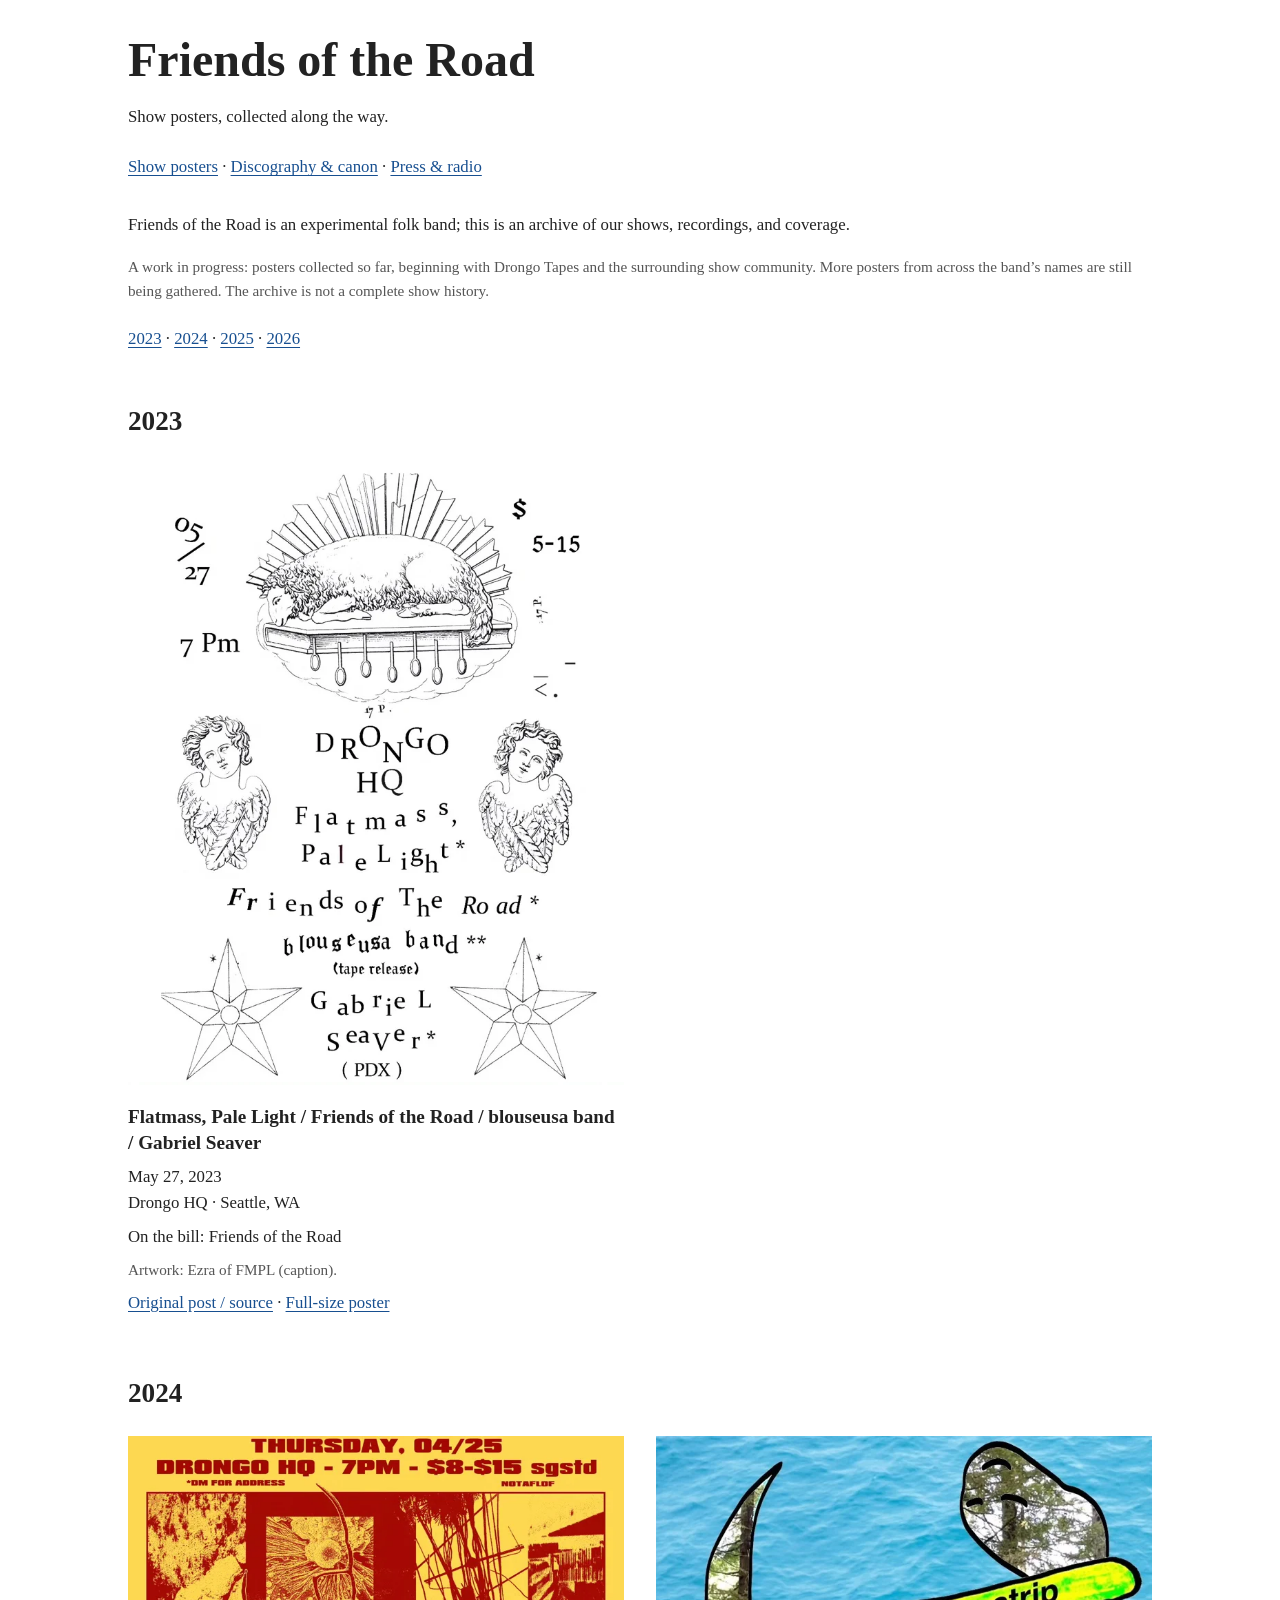
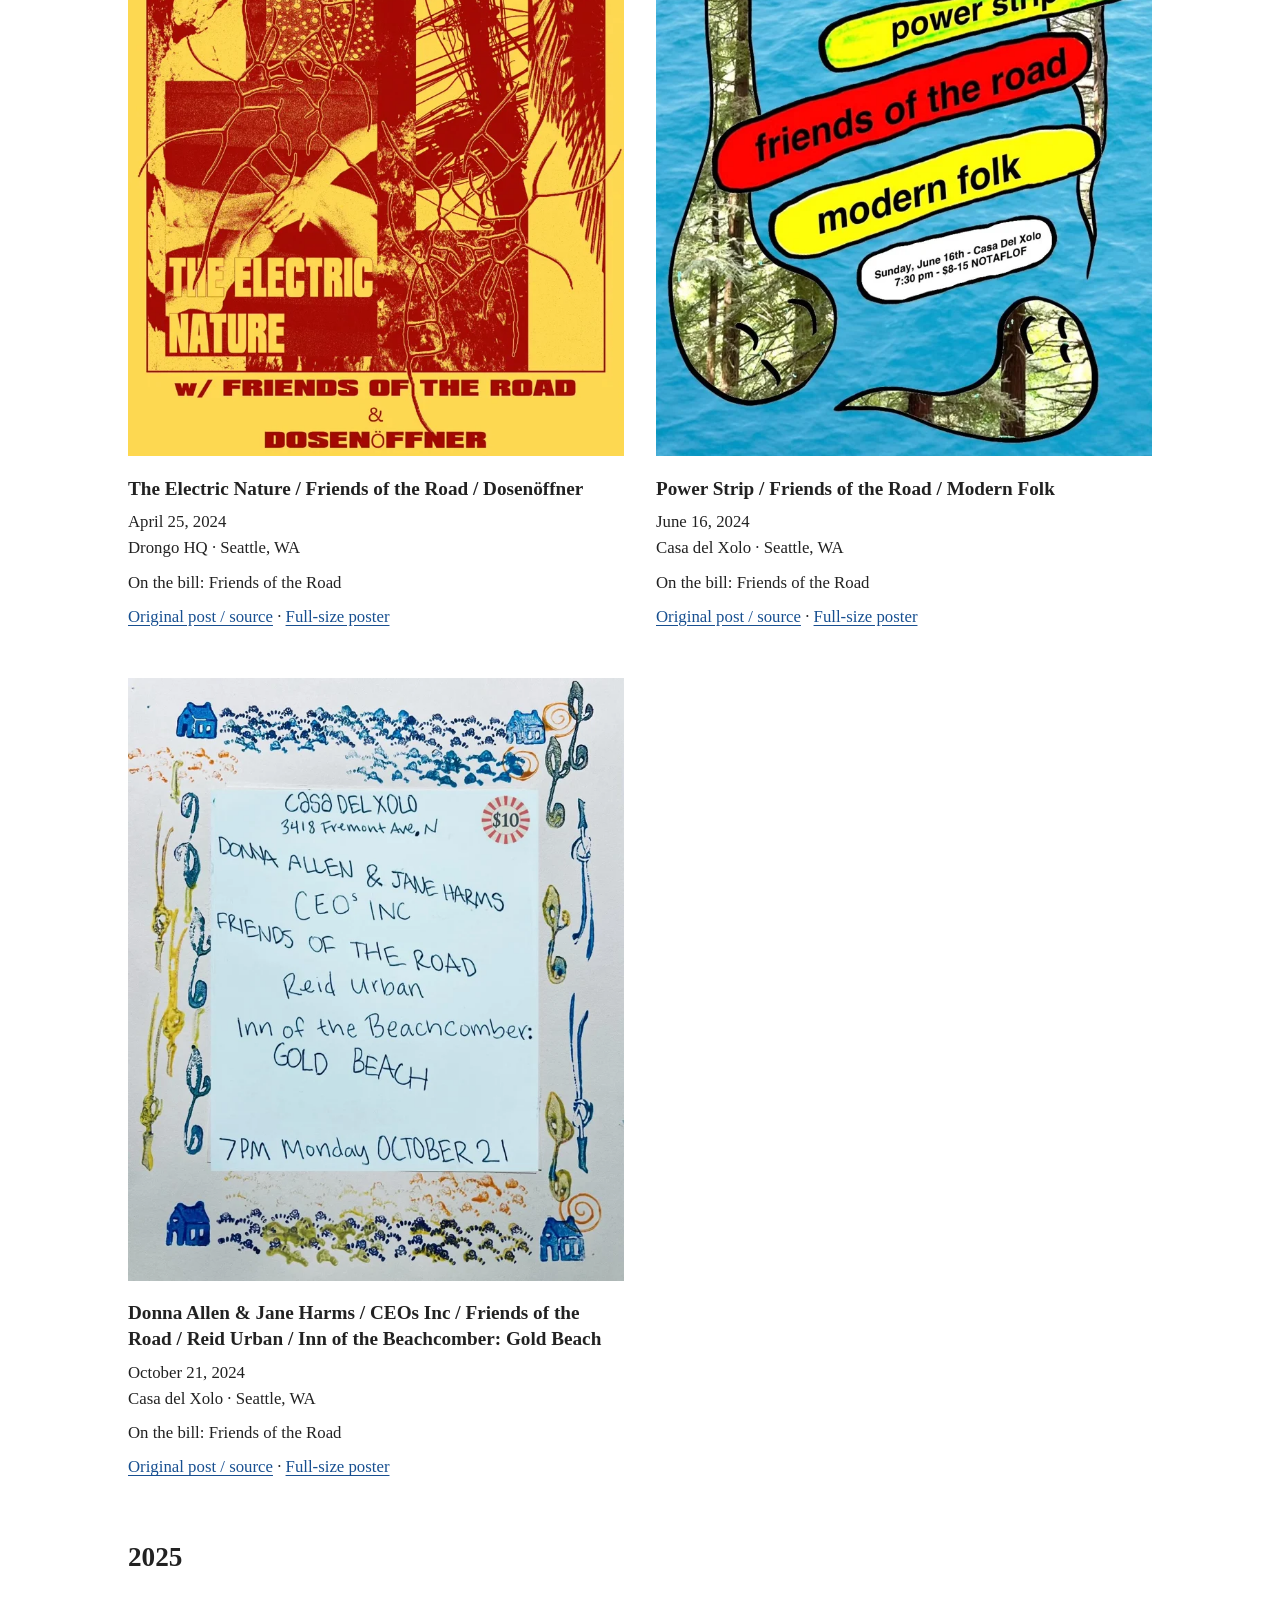
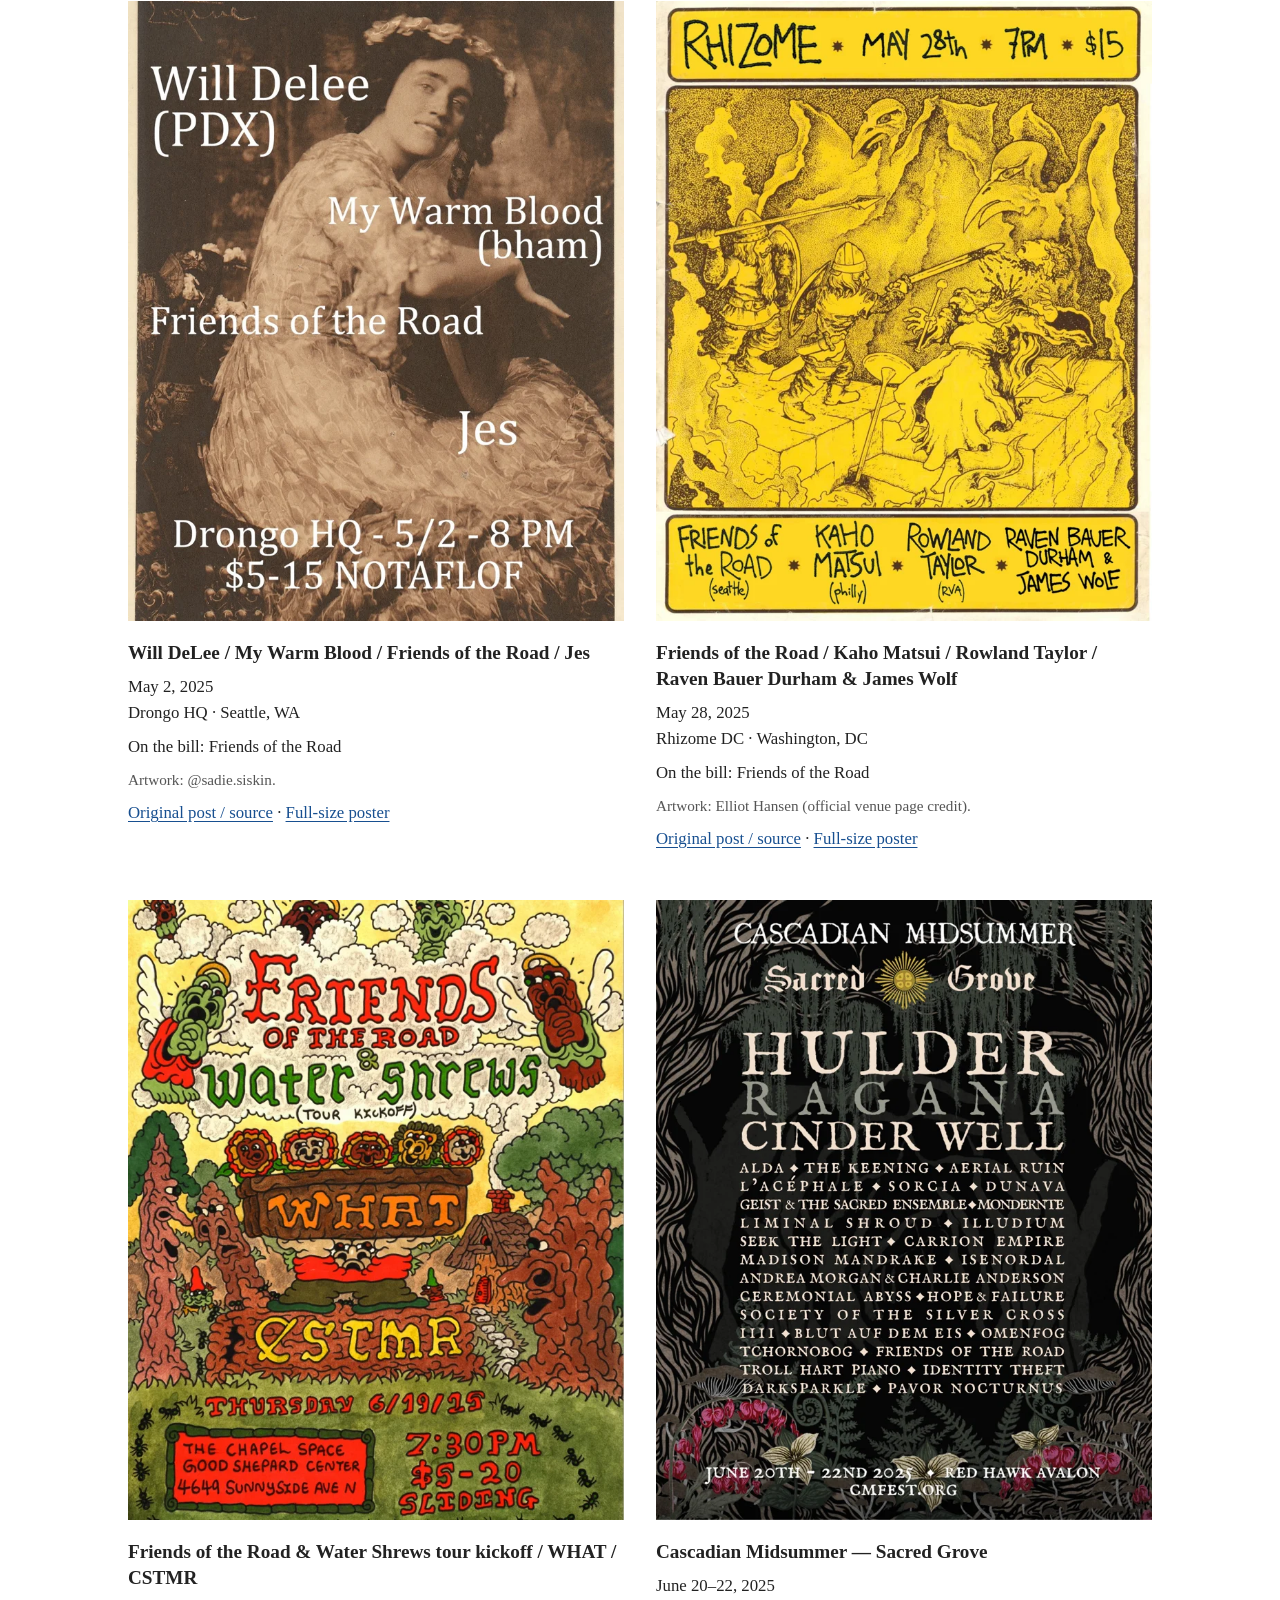
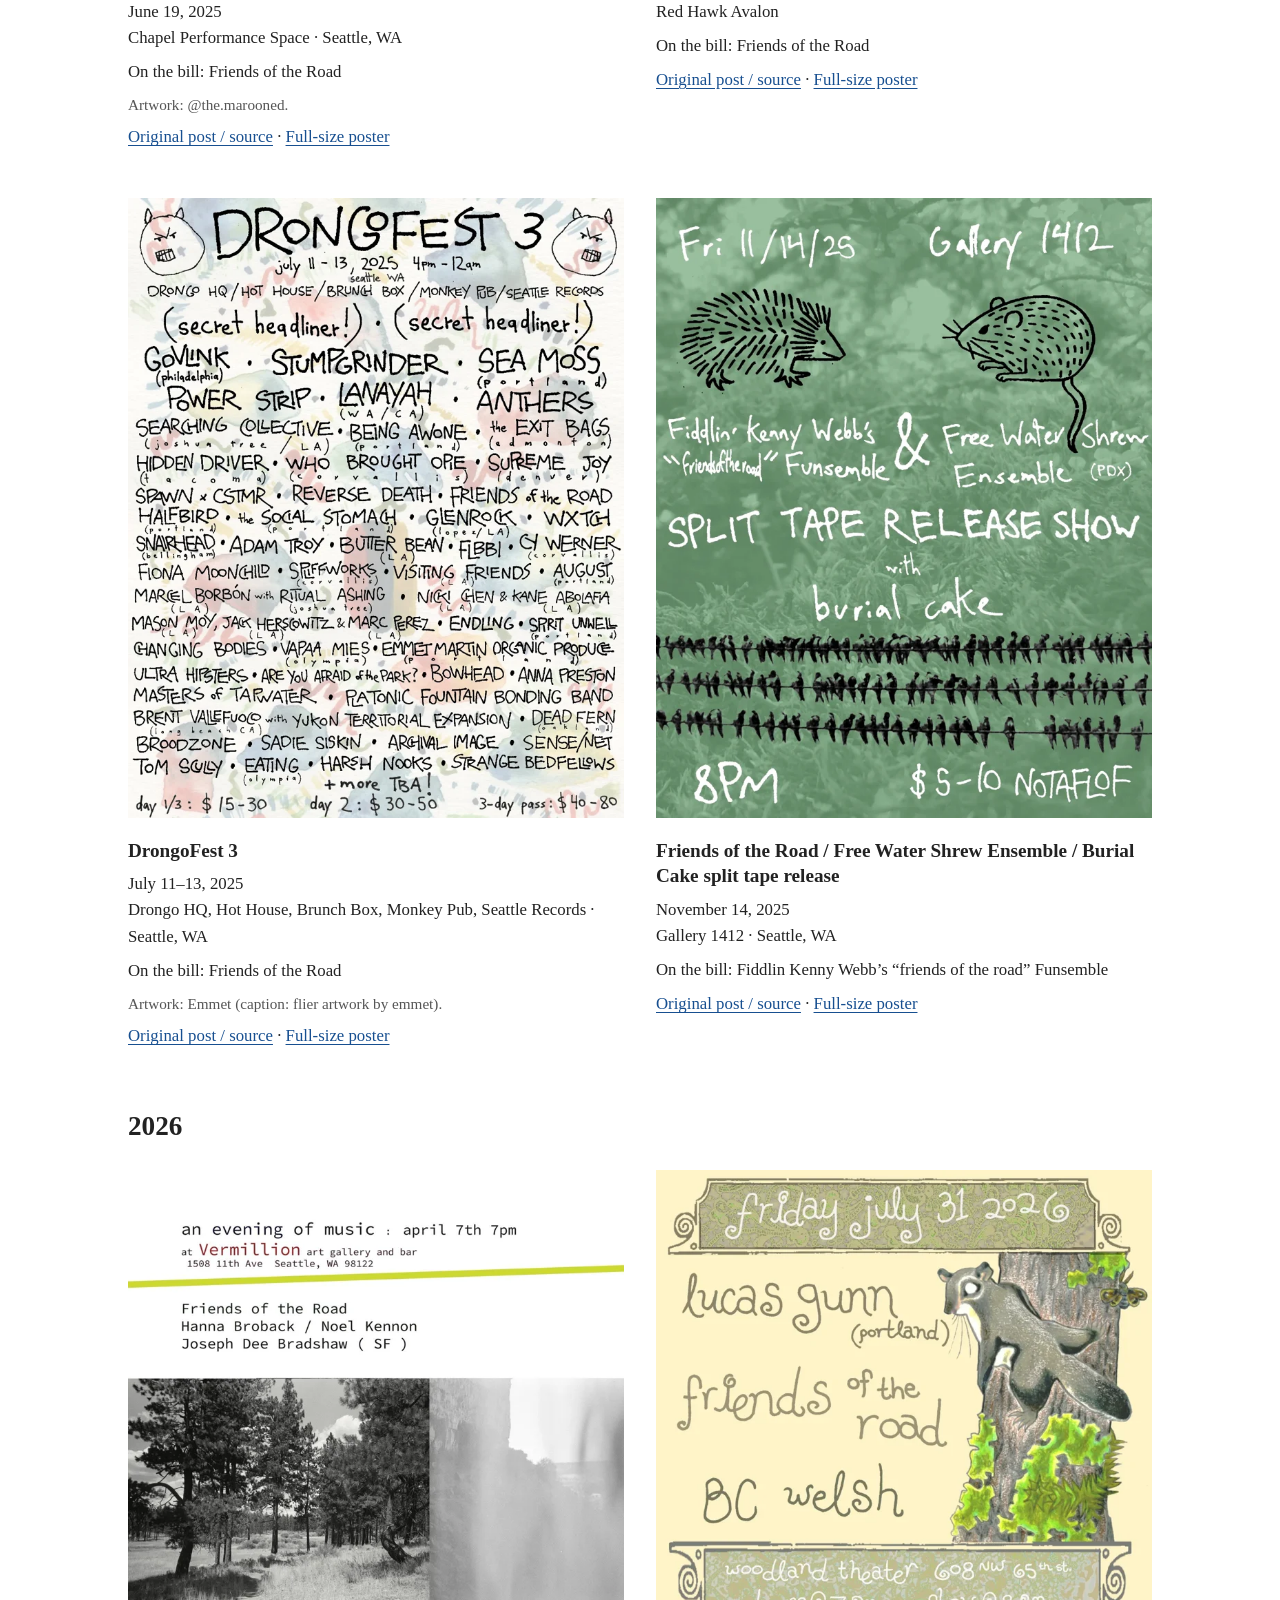
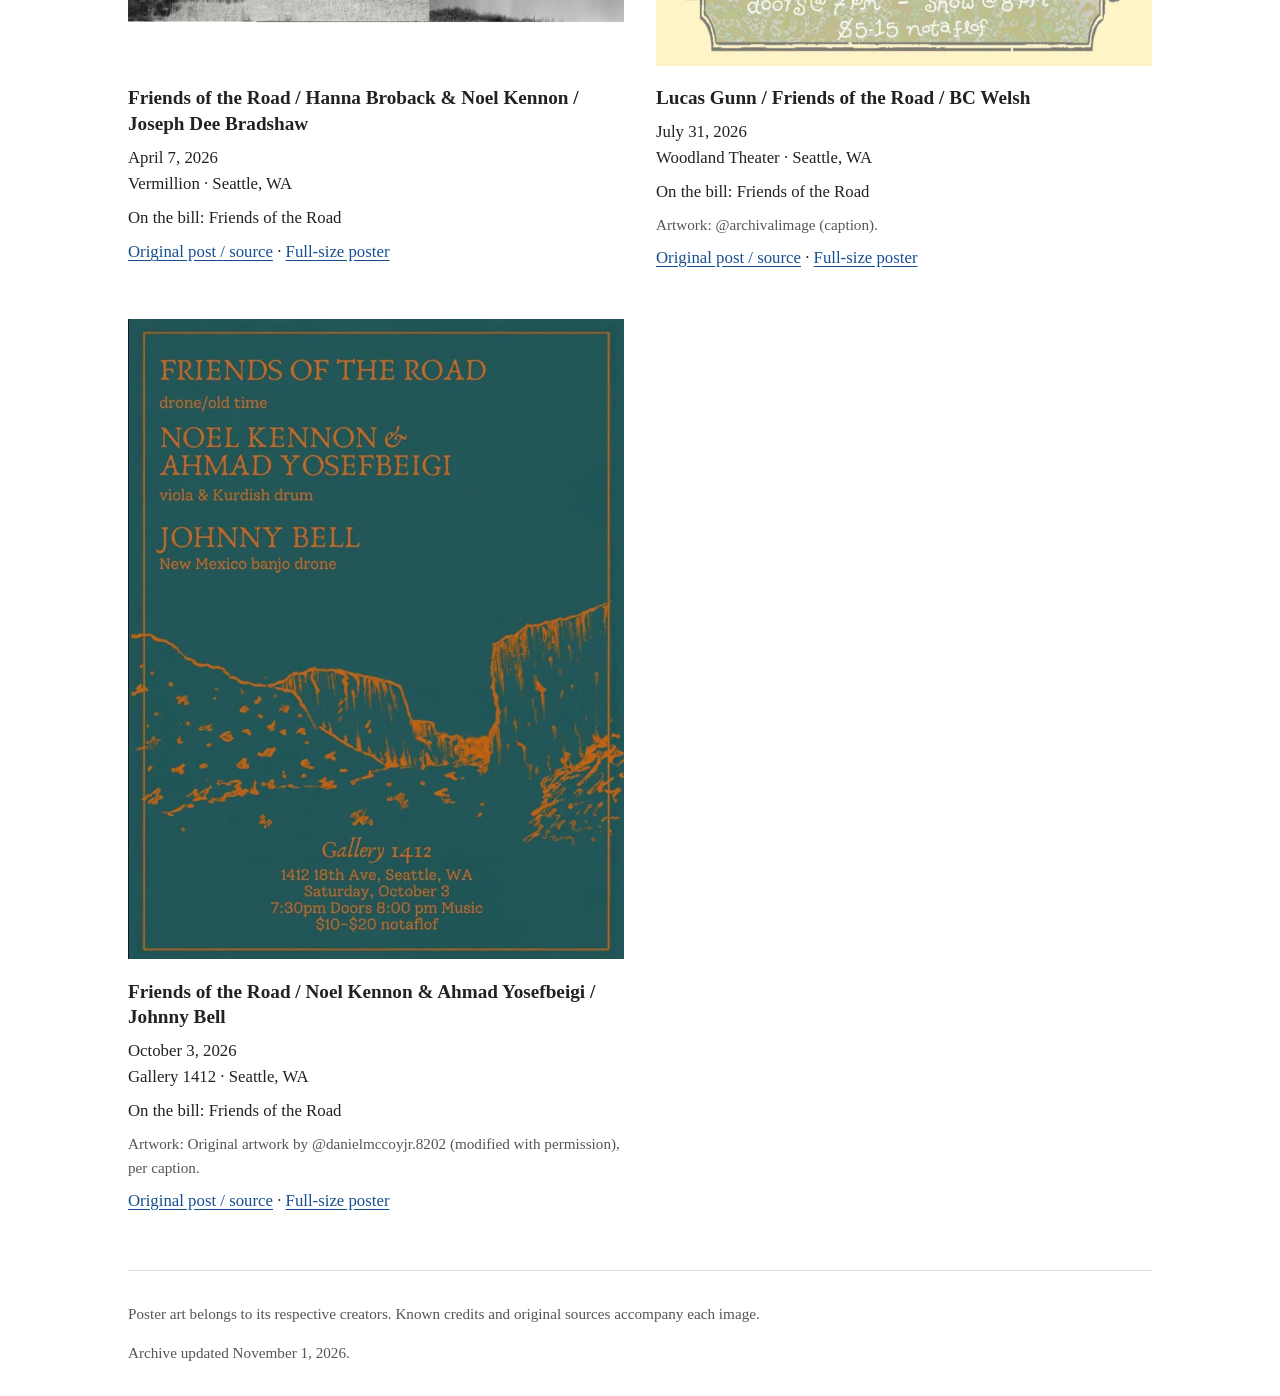
<file: index.html>
<!doctype html>
<html lang="en">
<head>
<meta charset="utf-8">
<meta name="viewport" content="width=device-width, initial-scale=1">
<title>Friends of the Road · Show posters</title>
<meta name="description" content="A growing archive of show posters from Friends of the Road, Drongo Family String Band, and E.H. Sterling’s Northern Broadcasters: one band across its names.">
<link rel="stylesheet" href="style.css">
</head>
<body>
<header><h1>Friends of the Road</h1><p>Show posters, collected along the way.</p><nav aria-label="Main"><a href="index.html" aria-current="page">Show posters</a> · <a href="music.html">Discography &amp; canon</a> · <a href="press-radio.html">Press &amp; radio</a></nav></header>
<main>
<p>Friends of the Road is an experimental folk band; this is an archive of our shows, recordings, and coverage.</p>
<p class="note">A work in progress: posters collected so far, beginning with Drongo Tapes and the surrounding show community. More posters from across the band’s names are still being gathered. The archive is not a complete show history.</p>
<nav aria-label="Poster years"><a href="#year-2023">2023</a> · <a href="#year-2024">2024</a> · <a href="#year-2025">2025</a> · <a href="#year-2026">2026</a></nav>
<h2 id="year-2023">2023</h2><div class="posters">
<article>
<a class="poster-link" href="posters/2023-05-27-drongo.jpg" aria-label="View full-size poster: Flatmass, Pale Light / Friends of the Road / blouseusa band / Gabriel Seaver"><img src="posters/2023-05-27-drongo-preview.webp" width="720" height="900" alt="Flatmass, Pale Light / Friends of the Road / blouseusa band / Gabriel Seaver show poster, May 27, 2023; includes Friends of the Road" loading="lazy"></a>
<h3>Flatmass, Pale Light / Friends of the Road / blouseusa band / Gabriel Seaver</h3>
<p><time datetime="2023-05-27">May 27, 2023</time><br>Drongo HQ · Seattle, WA</p><p>On the bill: Friends of the Road</p>
<p class="credit">Artwork: Ezra of FMPL (caption).</p><p><a href="https://www.instagram.com/p/CsJbePwuRza/">Original post / source</a> · <a href="posters/2023-05-27-drongo.jpg">Full-size poster</a></p>
</article>
</div>
<h2 id="year-2024">2024</h2><div class="posters">
<article>
<a class="poster-link" href="posters/2024-04-25-drongo.jpg" aria-label="View full-size poster: The Electric Nature / Friends of the Road / Dosenöffner"><img src="posters/2024-04-25-drongo-preview.webp" width="720" height="900" alt="The Electric Nature / Friends of the Road / Dosenöffner show poster, April 25, 2024; includes Friends of the Road" loading="lazy"></a>
<h3>The Electric Nature / Friends of the Road / Dosenöffner</h3>
<p><time datetime="2024-04-25">April 25, 2024</time><br>Drongo HQ · Seattle, WA</p><p>On the bill: Friends of the Road</p>
<p><a href="https://www.instagram.com/p/C5V0MhRu2g4/">Original post / source</a> · <a href="posters/2024-04-25-drongo.jpg">Full-size poster</a></p>
</article>
<article>
<a class="poster-link" href="posters/2024-06-16-casadelxolo.jpg" aria-label="View full-size poster: Power Strip / Friends of the Road / Modern Folk"><img src="posters/2024-06-16-casadelxolo-preview.webp" width="720" height="900" alt="Power Strip / Friends of the Road / Modern Folk show poster, June 16, 2024; includes Friends of the Road" loading="lazy"></a>
<h3>Power Strip / Friends of the Road / Modern Folk</h3>
<p><time datetime="2024-06-16">June 16, 2024</time><br>Casa del Xolo · Seattle, WA</p><p>On the bill: Friends of the Road</p>
<p><a href="https://www.instagram.com/p/C8C4WBYvUe-/">Original post / source</a> · <a href="posters/2024-06-16-casadelxolo.jpg">Full-size poster</a></p>
</article>
<article>
<a class="poster-link" href="posters/2024-10-21-casadelxolo.jpg" aria-label="View full-size poster: Donna Allen &amp; Jane Harms / CEOs Inc / Friends of the Road / Reid Urban / Inn of the Beachcomber: Gold Beach"><img src="posters/2024-10-21-casadelxolo-preview.webp" width="720" height="876" alt="Donna Allen &amp; Jane Harms / CEOs Inc / Friends of the Road / Reid Urban / Inn of the Beachcomber: Gold Beach show poster, October 21, 2024; includes Friends of the Road" loading="lazy"></a>
<h3>Donna Allen &amp; Jane Harms / CEOs Inc / Friends of the Road / Reid Urban / Inn of the Beachcomber: Gold Beach</h3>
<p><time datetime="2024-10-21">October 21, 2024</time><br>Casa del Xolo · Seattle, WA</p><p>On the bill: Friends of the Road</p>
<p><a href="https://www.instagram.com/p/DBPBEHMSUND/">Original post / source</a> · <a href="posters/2024-10-21-casadelxolo.jpg">Full-size poster</a></p>
</article>
</div>
<h2 id="year-2025">2025</h2><div class="posters">
<article>
<a class="poster-link" href="posters/2025-05-02-drongo.jpg" aria-label="View full-size poster: Will DeLee / My Warm Blood / Friends of the Road / Jes"><img src="posters/2025-05-02-drongo-preview.webp" width="720" height="900" alt="Will DeLee / My Warm Blood / Friends of the Road / Jes show poster, May 2, 2025; includes Friends of the Road" loading="lazy"></a>
<h3>Will DeLee / My Warm Blood / Friends of the Road / Jes</h3>
<p><time datetime="2025-05-02">May 2, 2025</time><br>Drongo HQ · Seattle, WA</p><p>On the bill: Friends of the Road</p>
<p class="credit">Artwork: @sadie.siskin.</p><p><a href="https://www.instagram.com/p/DIzUs3yzaTw/">Original post / source</a> · <a href="posters/2025-05-02-drongo.jpg">Full-size poster</a></p>
</article>
<article>
<a class="poster-link" href="posters/2025-05-28-rhizome.webp" aria-label="View full-size poster: Friends of the Road / Kaho Matsui / Rowland Taylor / Raven Bauer Durham &amp; James Wolf"><img src="posters/2025-05-28-rhizome-preview.webp" width="720" height="900" alt="Friends of the Road / Kaho Matsui / Rowland Taylor / Raven Bauer Durham &amp; James Wolf show poster, May 28, 2025; includes Friends of the Road" loading="lazy"></a>
<h3>Friends of the Road / Kaho Matsui / Rowland Taylor / Raven Bauer Durham &amp; James Wolf</h3>
<p><time datetime="2025-05-28">May 28, 2025</time><br>Rhizome DC · Washington, DC</p><p>On the bill: Friends of the Road</p>
<p class="credit">Artwork: Elliot Hansen (official venue page credit).</p><p><a href="https://www.rhizomedc.org/new-events/2025/5/28/friendsnbspof-the-road-kaho-matsui-rowland-taylor-raven-bauer-durham-amp-james-wolf">Original post / source</a> · <a href="posters/2025-05-28-rhizome.webp">Full-size poster</a></p>
</article>
<article>
<a class="poster-link" href="posters/2025-06-19-chapel.webp" aria-label="View full-size poster: Friends of the Road &amp; Water Shrews tour kickoff / WHAT / CSTMR"><img src="posters/2025-06-19-chapel-preview.webp" width="720" height="900" alt="Friends of the Road &amp; Water Shrews tour kickoff / WHAT / CSTMR show poster, June 19, 2025; includes Friends of the Road" loading="lazy"></a>
<h3>Friends of the Road &amp; Water Shrews tour kickoff / WHAT / CSTMR</h3>
<p><time datetime="2025-06-19">June 19, 2025</time><br>Chapel Performance Space · Seattle, WA</p><p>On the bill: Friends of the Road</p>
<p class="credit">Artwork: @the.marooned.</p><p><a href="https://www.instagram.com/p/DJem_mqxvrL/">Original post / source</a> · <a href="posters/2025-06-19-chapel.webp">Full-size poster</a></p>
</article>
<article>
<a class="poster-link" href="posters/2025-cascadian-midsummer.jpg" aria-label="View full-size poster: Cascadian Midsummer — Sacred Grove"><img src="posters/2025-cascadian-midsummer-preview.webp" width="720" height="900" alt="Cascadian Midsummer — Sacred Grove show poster, June 20–22, 2025; includes Friends of the Road" loading="lazy"></a>
<h3>Cascadian Midsummer — Sacred Grove</h3>
<p><time datetime="2025-06-20">June 20–22, 2025</time><br>Red Hawk Avalon</p><p>On the bill: Friends of the Road</p>
<p><a href="https://www.cmfest.org/lineup/2025bandlineup">Original post / source</a> · <a href="posters/2025-cascadian-midsummer.jpg">Full-size poster</a></p>
</article>
<article>
<a class="poster-link" href="posters/2025-07-11-drongofest3.webp" aria-label="View full-size poster: DrongoFest 3"><img src="posters/2025-07-11-drongofest3-preview.webp" width="720" height="900" alt="DrongoFest 3 show poster, July 11–13, 2025; includes Friends of the Road" loading="lazy"></a>
<h3>DrongoFest 3</h3>
<p><time datetime="2025-07-11">July 11–13, 2025</time><br>Drongo HQ, Hot House, Brunch Box, Monkey Pub, Seattle Records · Seattle, WA</p><p>On the bill: Friends of the Road</p>
<p class="credit">Artwork: Emmet (caption: flier artwork by emmet).</p><p><a href="https://www.instagram.com/p/DJ66r0SRAsc/">Original post / source</a> · <a href="posters/2025-07-11-drongofest3.webp">Full-size poster</a></p>
</article>
<article>
<a class="poster-link" href="posters/2025-11-14-gallery1412.webp" aria-label="View full-size poster: Friends of the Road / Free Water Shrew Ensemble / Burial Cake split tape release"><img src="posters/2025-11-14-gallery1412-preview.webp" width="720" height="900" alt="Friends of the Road / Free Water Shrew Ensemble / Burial Cake split tape release show poster, November 14, 2025; includes Fiddlin Kenny Webb’s “friends of the road” Funsemble" loading="lazy"></a>
<h3>Friends of the Road / Free Water Shrew Ensemble / Burial Cake split tape release</h3>
<p><time datetime="2025-11-14">November 14, 2025</time><br>Gallery 1412 · Seattle, WA</p><p>On the bill: Fiddlin Kenny Webb’s “friends of the road” Funsemble</p>
<p><a href="https://www.instagram.com/p/DQqNEJkkZSq/">Original post / source</a> · <a href="posters/2025-11-14-gallery1412.webp">Full-size poster</a></p>
</article>
</div>
<h2 id="year-2026">2026</h2><div class="posters">
<article>
<a class="poster-link" href="posters/2026-04-07-vermillion.jpg" aria-label="View full-size poster: Friends of the Road / Hanna Broback &amp; Noel Kennon / Joseph Dee Bradshaw"><img src="posters/2026-04-07-vermillion-preview.webp" width="720" height="720" alt="Friends of the Road / Hanna Broback &amp; Noel Kennon / Joseph Dee Bradshaw show poster, April 7, 2026; includes Friends of the Road" loading="lazy"></a>
<h3>Friends of the Road / Hanna Broback &amp; Noel Kennon / Joseph Dee Bradshaw</h3>
<p><time datetime="2026-04-07">April 7, 2026</time><br>Vermillion · Seattle, WA</p><p>On the bill: Friends of the Road</p>
<p><a href="https://www.instagram.com/p/DVzthkmDs7y/">Original post / source</a> · <a href="posters/2026-04-07-vermillion.jpg">Full-size poster</a></p>
</article>
<article>
<a class="poster-link" href="posters/2026-07-31-woodland.webp" aria-label="View full-size poster: Lucas Gunn / Friends of the Road / BC Welsh"><img src="posters/2026-07-31-woodland-preview.webp" width="720" height="720" alt="Lucas Gunn / Friends of the Road / BC Welsh show poster, July 31, 2026; includes Friends of the Road" loading="lazy"></a>
<h3>Lucas Gunn / Friends of the Road / BC Welsh</h3>
<p><time datetime="2026-07-31">July 31, 2026</time><br>Woodland Theater · Seattle, WA</p><p>On the bill: Friends of the Road</p>
<p class="credit">Artwork: @archivalimage (caption).</p><p><a href="https://www.instagram.com/drongotapes/p/DaZVaFhsOjF/">Original post / source</a> · <a href="posters/2026-07-31-woodland.webp">Full-size poster</a></p>
</article>
<article>
<a class="poster-link" href="posters/2026-10-03-gallery1412.jpg" aria-label="View full-size poster: Friends of the Road / Noel Kennon &amp; Ahmad Yosefbeigi / Johnny Bell"><img src="posters/2026-10-03-gallery1412-preview.webp" width="720" height="930" alt="Friends of the Road / Noel Kennon &amp; Ahmad Yosefbeigi / Johnny Bell show poster, October 3, 2026; includes Friends of the Road" loading="lazy"></a>
<h3>Friends of the Road / Noel Kennon &amp; Ahmad Yosefbeigi / Johnny Bell</h3>
<p><time datetime="2026-10-03">October 3, 2026</time><br>Gallery 1412 · Seattle, WA</p><p>On the bill: Friends of the Road</p>
<p class="credit">Artwork: Original artwork by @danielmccoyjr.8202 (modified with permission), per caption.</p><p><a href="https://www.instagram.com/johnny.bell.sounds/p/DcyqXNnx7rI/">Original post / source</a> · <a href="posters/2026-10-03-gallery1412.jpg">Full-size poster</a></p>
</article>
</div>
</main>
<footer><p>Poster art belongs to its respective creators. Known credits and original sources accompany each image.</p><p>Archive updated November 1, 2026.</p></footer>
</body>
</html>
</file>
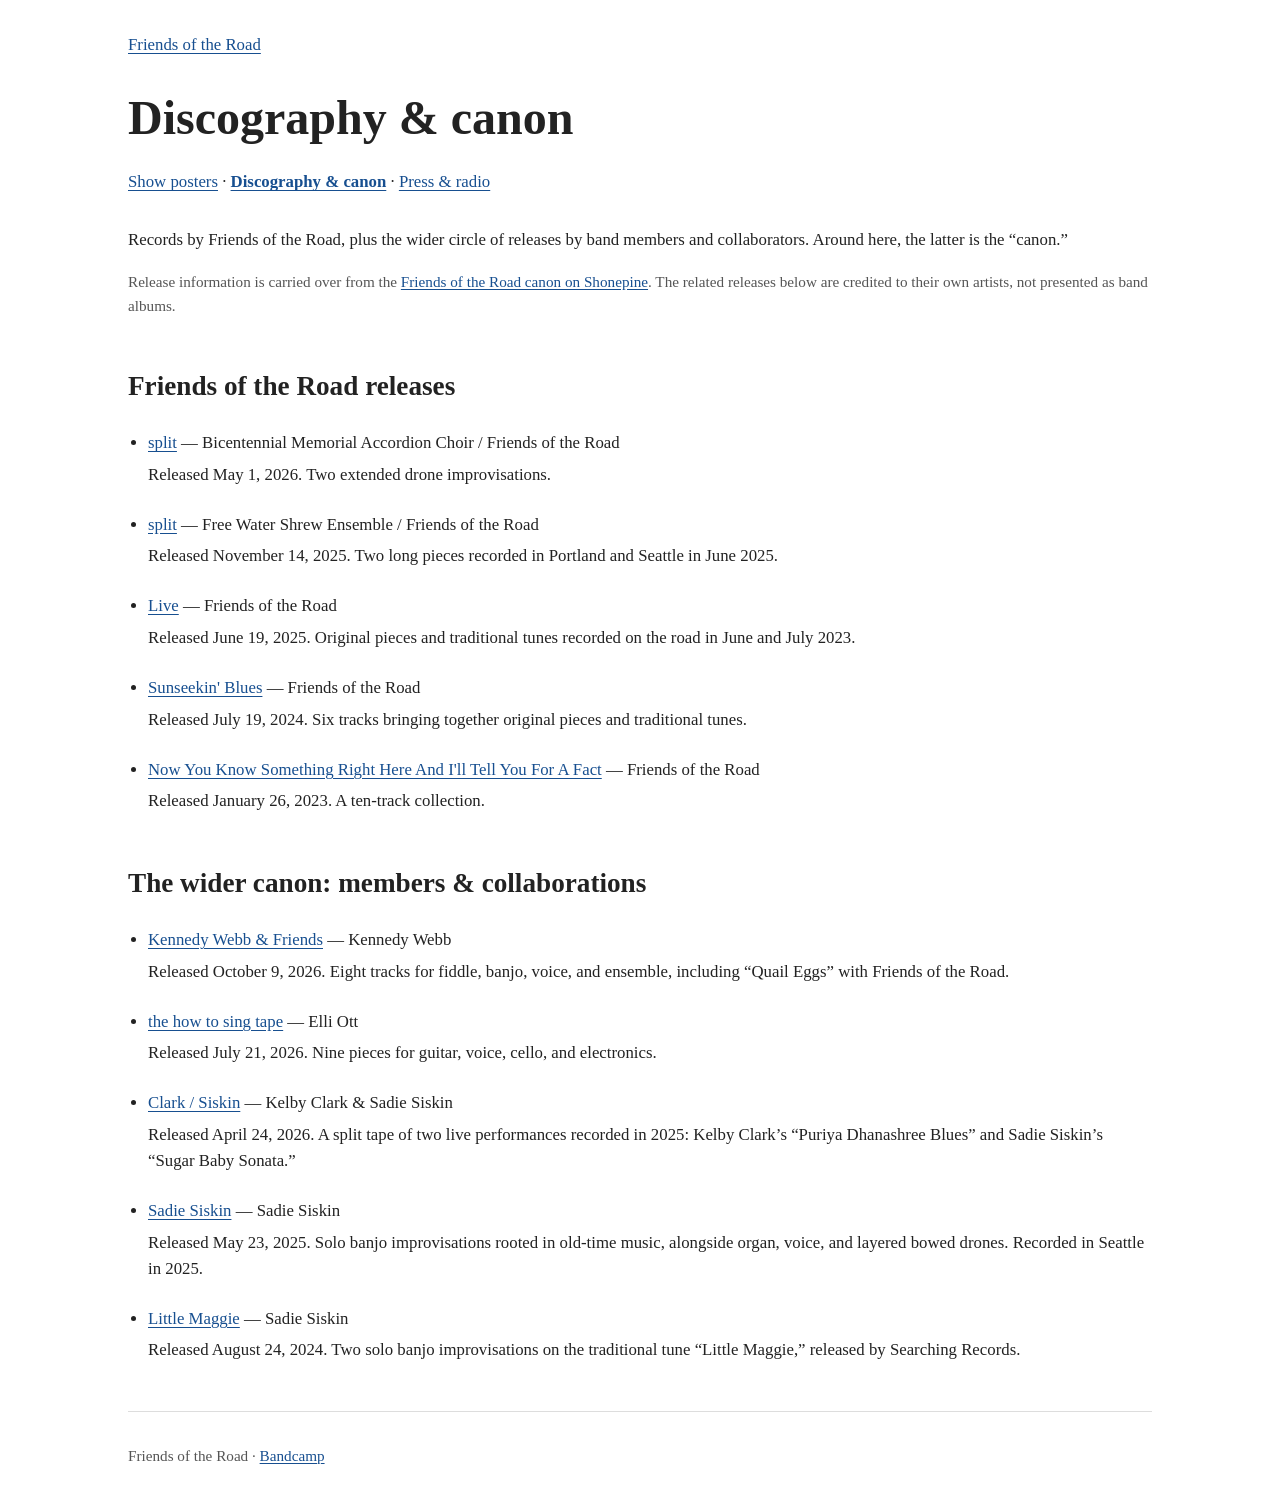
<file: music.html>
<!doctype html>
<html lang="en">
<head>
<meta charset="utf-8">
<meta name="viewport" content="width=device-width, initial-scale=1">
<title>Discography &amp; canon · Friends of the Road</title>
<meta name="description" content="Friends of the Road releases and related records by members and collaborators.">
<link rel="stylesheet" href="style.css">
<link rel="stylesheet" href="archive-pages.css">
</head>
<body>
<header><p><a href="index.html">Friends of the Road</a></p><h1>Discography &amp; canon</h1>
<nav aria-label="Main navigation"><a href="index.html">Show posters</a> · <a href="music.html" aria-current="page">Discography &amp; canon</a> · <a href="press-radio.html">Press &amp; radio</a></nav></header>
<main>
<p>Records by Friends of the Road, plus the wider circle of releases by band members and collaborators. Around here, the latter is the “canon.”</p>
<p class="note">Release information is carried over from the <a href="https://shonepine.com/music#friends-of-the-road-canon">Friends of the Road canon on Shonepine</a>. The related releases below are credited to their own artists, not presented as band albums.</p>
<section><h2>Friends of the Road releases</h2><ul class="releases"><li>
          <a href="https://friends-of-the-road.bandcamp.com/album/split-2" target="_blank" rel="noopener noreferrer">split</a> — Bicentennial Memorial Accordion Choir / Friends of the Road
          <p>Released <time datetime="2026-05-01">May 1, 2026</time>. Two extended drone improvisations.</p>
        </li>
        <li>
          <a href="https://friends-of-the-road.bandcamp.com/album/split" target="_blank" rel="noopener noreferrer">split</a> — Free Water Shrew Ensemble / Friends of the Road
          <p>Released <time datetime="2025-11-14">November 14, 2025</time>. Two long pieces recorded in Portland and Seattle in June 2025.</p>
        </li>
        <li>
          <a href="https://friends-of-the-road.bandcamp.com/album/live" target="_blank" rel="noopener noreferrer">Live</a> — Friends of the Road
          <p>Released <time datetime="2025-06-19">June 19, 2025</time>. Original pieces and traditional tunes recorded on the road in June and July 2023.</p>
        </li>
        <li>
          <a href="https://friends-of-the-road.bandcamp.com/album/sunseekin-blues" target="_blank" rel="noopener noreferrer">Sunseekin' Blues</a> — Friends of the Road
          <p>Released <time datetime="2024-07-19">July 19, 2024</time>. Six tracks bringing together original pieces and traditional tunes.</p>
        </li>
        <li>
          <a href="https://friends-of-the-road.bandcamp.com/album/now-you-know-something-right-here-and-ill-tell-you-for-a-fact" target="_blank" rel="noopener noreferrer">Now You Know Something Right Here And I'll Tell You For A Fact</a> — Friends of the Road
          <p>Released <time datetime="2023-01-26">January 26, 2023</time>. A ten-track collection.</p>
        </li>
      </ul></section>
<section><h2>The wider canon: members &amp; collaborations</h2><ul class="releases"><li>
          <a href="https://kennedywebb.bandcamp.com/album/kennedy-webb-friends" target="_blank" rel="noopener noreferrer">Kennedy Webb &amp; Friends</a> — Kennedy Webb
          <p>Released <time datetime="2026-10-09">October 9, 2026</time>. Eight tracks for fiddle, banjo, voice, and ensemble, including “Quail Eggs” with Friends of the Road.</p>
        </li>
        <li>
          <a href="https://friends-of-the-road.bandcamp.com/album/the-how-to-sing-tape" target="_blank" rel="noopener noreferrer">the how to sing tape</a> — Elli Ott
          <p>Released <time datetime="2026-07-21">July 21, 2026</time>. Nine pieces for guitar, voice, cello, and electronics.</p>
        </li>
        <li>
          <a href="https://friends-of-the-road.bandcamp.com/album/clark-siskin" target="_blank" rel="noopener noreferrer">Clark / Siskin</a> — Kelby Clark &amp; Sadie Siskin
          <p>Released <time datetime="2026-04-24">April 24, 2026</time>. A split tape of two live performances recorded in 2025: Kelby Clark’s “Puriya Dhanashree Blues” and Sadie Siskin’s “Sugar Baby Sonata.”</p>
        </li>
        <li>
          <a href="https://friends-of-the-road.bandcamp.com/album/sadie-siskin" target="_blank" rel="noopener noreferrer">Sadie Siskin</a> — Sadie Siskin
          <p>Released <time datetime="2025-05-23">May 23, 2025</time>. Solo banjo improvisations rooted in old-time music, alongside organ, voice, and layered bowed drones. Recorded in Seattle in 2025.</p>
        </li>
        <li>
          <a href="https://searchingrecords.bandcamp.com/album/little-maggie" target="_blank" rel="noopener noreferrer">Little Maggie</a> — Sadie Siskin
          <p>Released <time datetime="2024-08-24">August 24, 2024</time>. Two solo banjo improvisations on the traditional tune “Little Maggie,” released by Searching Records.</p>
        </li>
        </ul></section>

</main>
<footer><p>Friends of the Road · <a href="https://friends-of-the-road.bandcamp.com/">Bandcamp</a></p></footer>
</body>
</html>
</file>
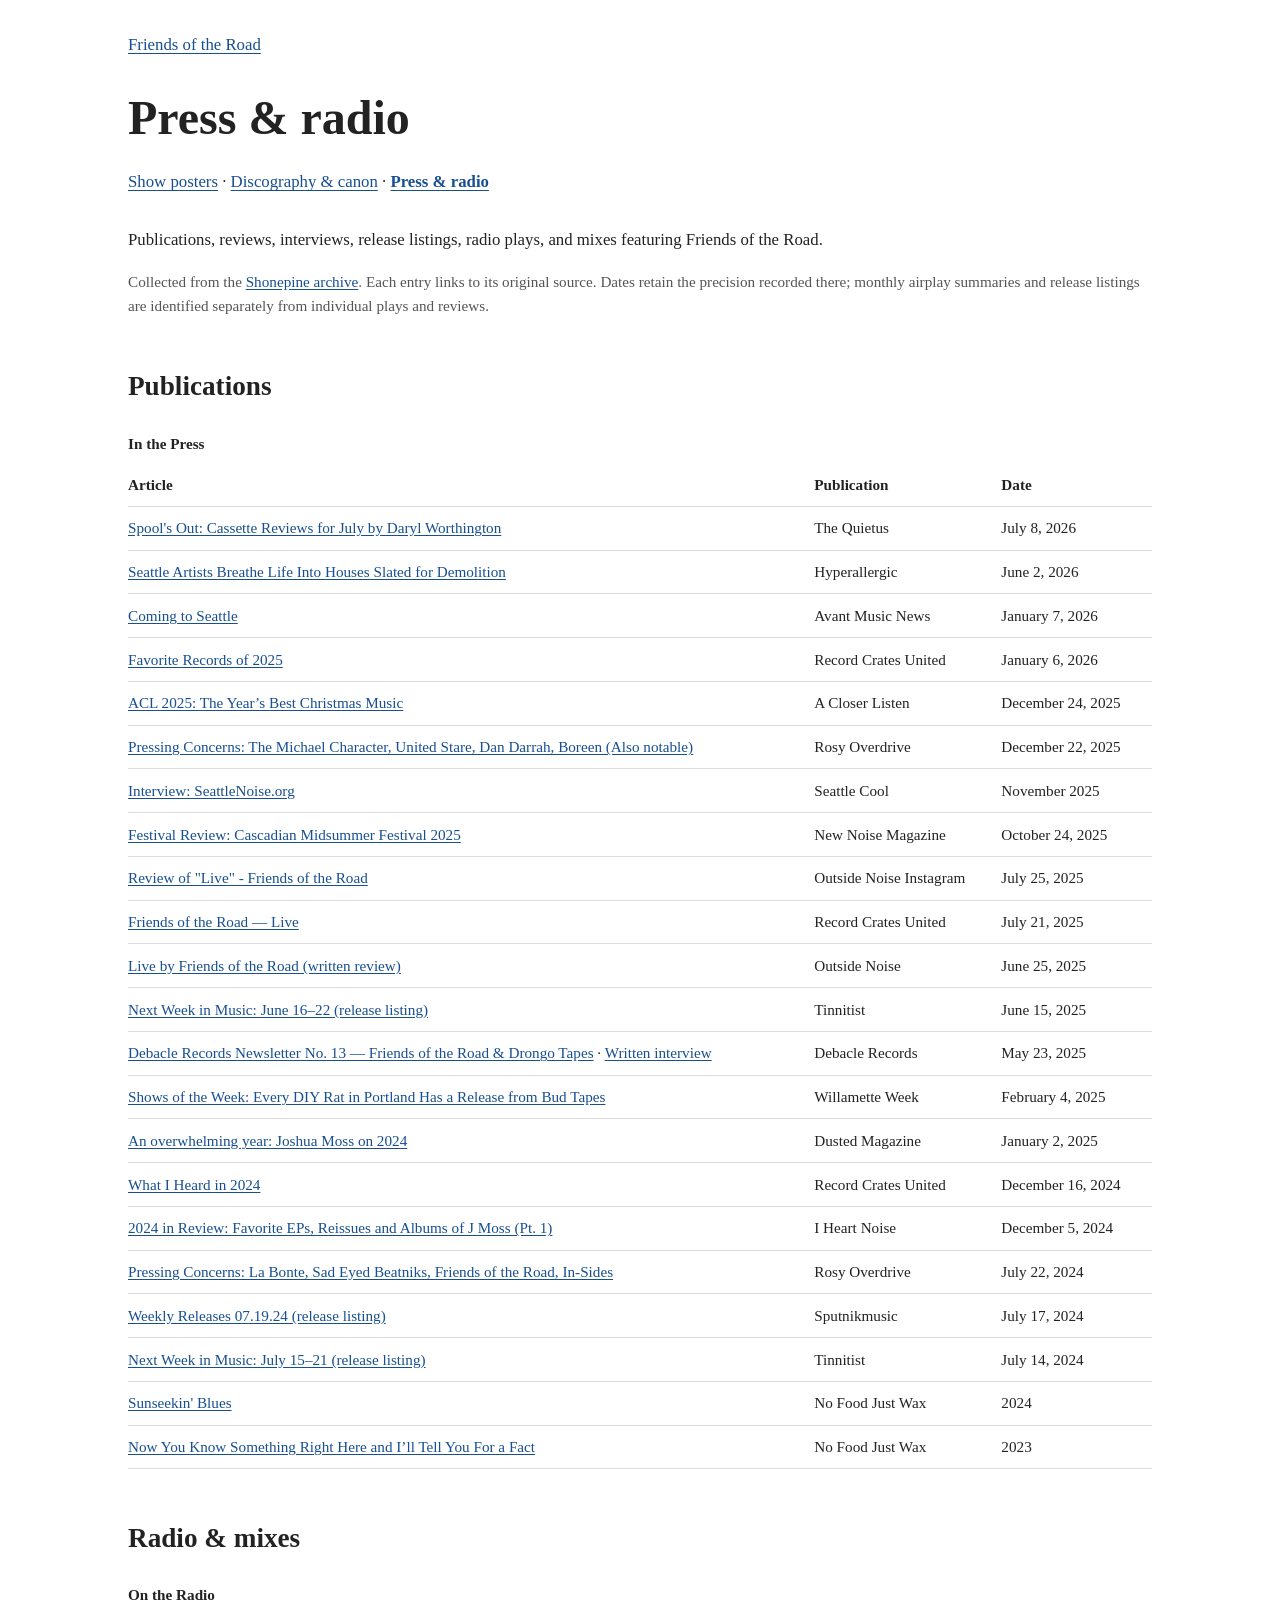
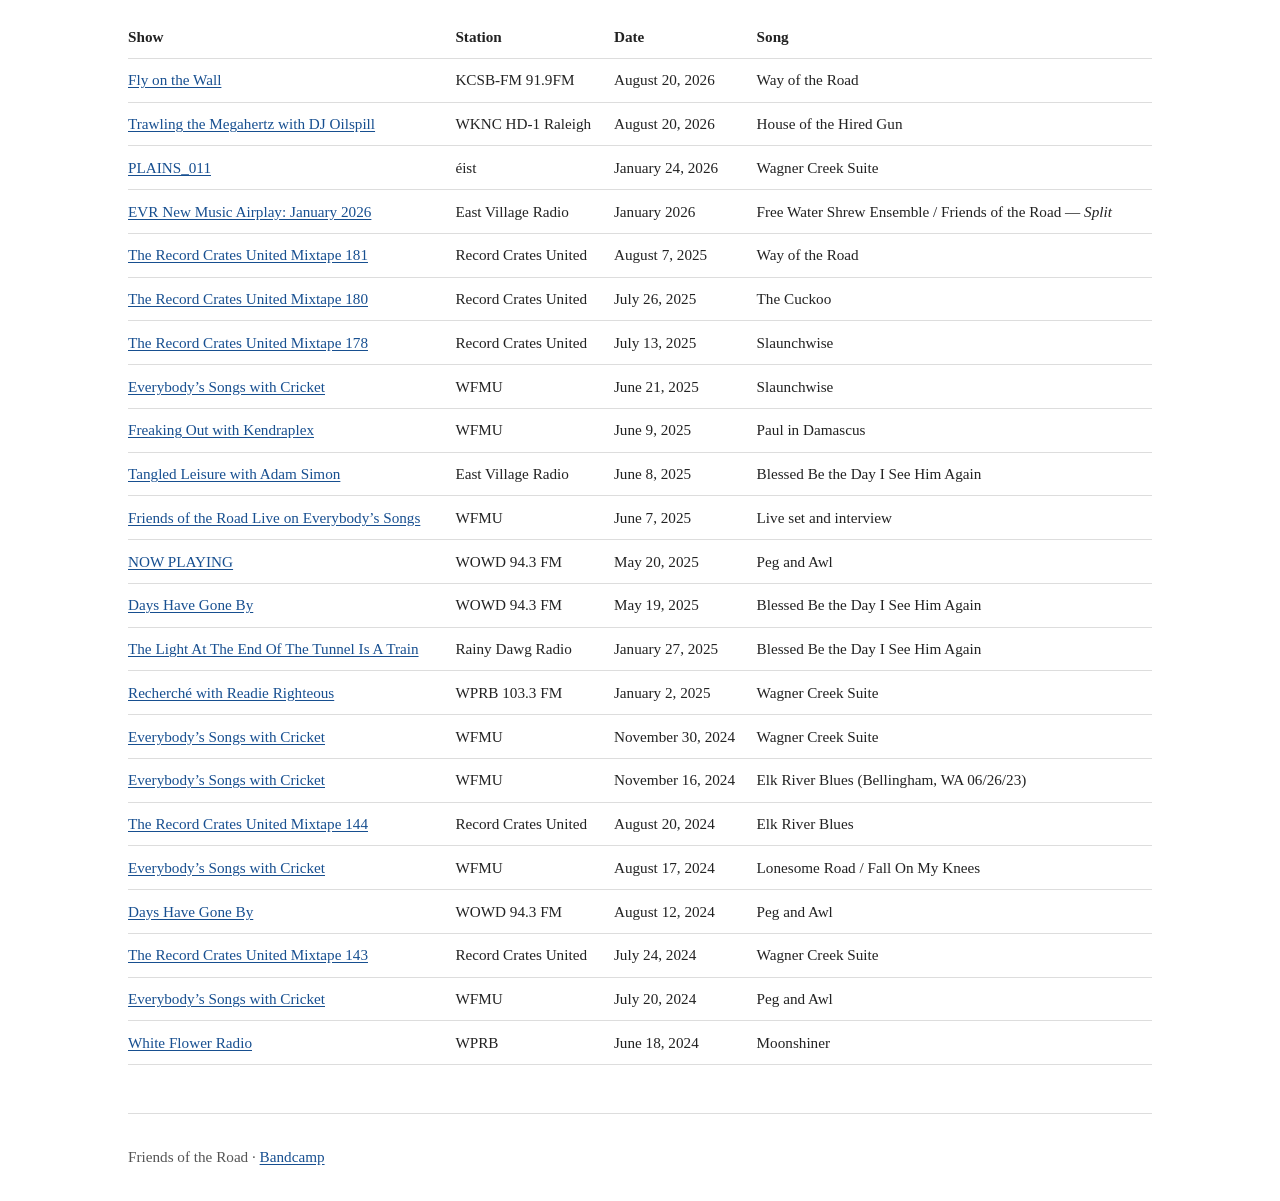
<file: press-radio.html>
<!doctype html>
<html lang="en">
<head>
<meta charset="utf-8">
<meta name="viewport" content="width=device-width, initial-scale=1">
<title>Press &amp; radio · Friends of the Road</title>
<meta name="description" content="Publications, reviews, interviews, and radio plays featuring Friends of the Road.">
<link rel="stylesheet" href="style.css">
<link rel="stylesheet" href="archive-pages.css">
</head>
<body>
<header><p><a href="index.html">Friends of the Road</a></p><h1>Press &amp; radio</h1>
<nav aria-label="Main navigation"><a href="index.html">Show posters</a> · <a href="music.html">Discography &amp; canon</a> · <a href="press-radio.html" aria-current="page">Press &amp; radio</a></nav></header>
<main>
<p>Publications, reviews, interviews, release listings, radio plays, and mixes featuring Friends of the Road.</p>
<p class="note">Collected from the <a href="https://shonepine.com/press-radio">Shonepine archive</a>. Each entry links to its original source. Dates retain the precision recorded there; monthly airplay summaries and release listings are identified separately from individual plays and reviews.</p>
<section><h2>Publications</h2><div class="table-scroll" role="region" aria-label="Publications" tabindex="0"><table>
        <caption>In the Press</caption>
        <thead>
          <tr>
            <th scope="col">Article</th>
            <th scope="col">Publication</th>
            <th scope="col">Date</th>
          </tr>
        </thead>
        <tbody>
          <!-- format:
        <tr>
          <td></td>
          <td></td>
          <td></td>
        </tr>
        -->
        <tr>
            <td><a href="https://thequietus.com/quietus-reviews/cassettes/spools-out-cassette-reviews-for-july-by-daryl-worthington/" target="_blank" rel="noopener noreferrer">Spool's Out: Cassette Reviews for July by Daryl Worthington</a></td>
            <td>The Quietus</td>
            <td>July 8, 2026</td>
          </tr>
          <tr>
            <td><a href="https://hyperallergic.com/seattle-artists-breathe-life-into-houses-slated-for-demolition/" target="_blank" rel="noopener noreferrer">Seattle Artists Breathe Life Into Houses Slated for Demolition</a></td>
            <td>Hyperallergic</td>
            <td>June 2, 2026</td>
          </tr>
          <tr>
            <td><a href="https://avantmusicnews.com/2026/01/07/coming-to-seattle-242/" target="_blank" rel="noopener noreferrer">Coming to Seattle</a></td>
            <td>Avant Music News</td>
            <td>January 7, 2026</td>
          </tr>
          <tr>
            <td><a href="https://recordcratesunited.com/2026/01/07/favorite-records-of-2025/" target="_blank" rel="noopener noreferrer">Favorite Records of 2025</a></td>
            <td>Record Crates United</td>
            <td>January 6, 2026</td>
          </tr>
          <tr>
            <td><a href="https://acloserlisten.com/2025/12/24/acl-2025-the-years-best-christmas-music/" target="_blank" rel="noopener noreferrer">ACL 2025: The Year’s Best Christmas Music</a></td>
            <td>A Closer Listen</td>
            <td>December 24, 2025</td>
          </tr>
          <tr>
            <td><a href="https://rosyoverdrive.com/2025/12/22/pressing-concerns-the-michael-character-united-stare-dan-darrah-boreen/" target="_blank" rel="noopener noreferrer">Pressing Concerns: The Michael Character, United Stare, Dan Darrah, Boreen (Also notable)</a></td>
            <td>Rosy Overdrive</td>
            <td>December 22, 2025</td>
          </tr>
          <tr>
            <td><a href="https://seattle.cool/interviews/seattle-noise" target="_blank" rel="noopener noreferrer">Interview: SeattleNoise.org</a></td>
            <td>Seattle Cool</td>
            <td>November 2025</td>
          </tr>
          <tr>
            <td><a href="https://newnoisemagazine.com/galleries/festival-review-cascadian-midsummer-festival-2025-in-pe-ell-wa/" target="_blank" rel="noopener noreferrer">Festival Review: Cascadian Midsummer Festival 2025</a></td>
            <td>New Noise Magazine</td>
            <td>October 24, 2025</td>
          </tr>
          <tr>
            <td><a href="https://www.instagram.com/p/DLV7-VBMych/" target="_blank" rel="noopener noreferrer">Review of "Live" - Friends of the Road</a></td>
            <td>Outside Noise Instagram</td>
            <td>July 25, 2025</td>
          </tr>
          <tr>
            <td><a href="https://recordcratesunited.com/2025/07/21/friends-of-the-road-live/" target="_blank" rel="noopener noreferrer">Friends of the Road — Live</a></td>
            <td>Record Crates United</td>
            <td>July 21, 2025</td>
          </tr>
          <tr>
            <td><a href="https://www.outsidenoise.org/reviews/live-friends-of-the-road" target="_blank" rel="noopener noreferrer">Live by Friends of the Road (written review)</a></td>
            <td>Outside Noise</td>
            <td>June 25, 2025</td>
          </tr>
          <tr>
            <td><a href="https://tinnitist.com/2025/06/15/next-week-in-music-june-16-22-the-long-list-430-releases-on-the-way/" target="_blank" rel="noopener noreferrer">Next Week in Music: June 16–22 (release listing)</a></td>
            <td>Tinnitist</td>
            <td>June 15, 2025</td>
          </tr>
          <tr>
            <td><a href="https://www.youtube.com/watch?v=Eb2-y5I0hIg" target="_blank" rel="noopener noreferrer">Debacle Records Newsletter No. 13 — Friends of the Road &amp; Drongo Tapes</a> · <a href="https://debaclerecords.beehiiv.com/p/newsletter-the-string-band-magic-of-friends-of-the-road" target="_blank" rel="noopener noreferrer">Written interview</a></td>
            <td>Debacle Records</td>
            <td>May 23, 2025</td>
          </tr>
          <tr>
            <td><a href="https://www.wweek.com/music/show-calendar/2025/02/04/shows-of-the-week-every-diy-rat-in-portland-has-a-release-from-bud-tapes/" target="_blank" rel="noopener noreferrer">Shows of the Week: Every DIY Rat in Portland Has a Release from Bud Tapes</a></td>
            <td>Willamette Week</td>
            <td>February 4, 2025</td>
          </tr>
          <tr>
            <td><a href="https://dustedmagazine.tumblr.com/post/771588811073388544/an-overwhelming-year-joshua-moss-on-2024" target="_blank" rel="noopener noreferrer">An overwhelming year: Joshua Moss on 2024</a></td>
            <td>Dusted Magazine</td>
            <td>January 2, 2025</td>
          </tr>
          <tr>
            <td><a href="https://recordcratesunited.com/2024/12/16/what-i-heard-in-2024/" target="_blank" rel="noopener noreferrer">What I Heard in 2024</a></td>
            <td>Record Crates United</td>
            <td>December 16, 2024</td>
          </tr>
          <tr>
            <td><a href="https://ihrtn.net/2024-in-review-favorite-eps-reissues-and-albums-of-j-moss-pt-1/" target="_blank" rel="noopener noreferrer">2024 in Review: Favorite EPs, Reissues and Albums of J Moss (Pt. 1)</a></td>
            <td>I Heart Noise</td>
            <td>December 5, 2024</td>
          </tr>
          <tr>
            <td><a href="https://rosyoverdrive.com/2024/07/22/pressing-concerns-la-bonte-sad-eyed-beatniks-friends-of-the-road-in-sides/" target="_blank" rel="noopener noreferrer">Pressing Concerns: La Bonte, Sad Eyed Beatniks, Friends of the Road, In-Sides</a></td>
            <td>Rosy Overdrive</td>
            <td>July 22, 2024</td>
          </tr>
          <tr>
            <td><a href="https://www.sputnikmusic.com/blog/2024/07/17/weekly-releases-07-19-24/" target="_blank" rel="noopener noreferrer">Weekly Releases 07.19.24 (release listing)</a></td>
            <td>Sputnikmusic</td>
            <td>July 17, 2024</td>
          </tr>
          <tr>
            <td><a href="https://tinnitist.com/2024/07/14/next-week-in-music-july-15-21-the-long-list-365-releases-on-the-way/" target="_blank" rel="noopener noreferrer">Next Week in Music: July 15–21 (release listing)</a></td>
            <td>Tinnitist</td>
            <td>July 14, 2024</td>
          </tr>
          <tr>
            <td><a href="https://nofoodjustwax.com/friends-of-the-road-sunseekin-blues" target="_blank" rel="noopener noreferrer">Sunseekin' Blues</a></td>
            <td>No Food Just Wax</td>
            <td>2024</td>
          </tr>
          <tr>
            <td><a href="https://nofoodjustwax.com/friends-of-the-road-now-you-know-something-right-here-and-ill-tell-you-for-a-fact/" target="_blank" rel="noopener noreferrer">Now You Know Something Right Here and I’ll Tell You For a Fact</a></td>
            <td>No Food Just Wax</td>
            <td>2023</td>
          </tr>
        </tbody>
      </table>
      </div></section>
<section><h2>Radio &amp; mixes</h2><div class="table-scroll" role="region" aria-label="Radio &amp; mixes" tabindex="0"><table>
        <caption>On the Radio</caption>
        <thead>
          <tr>
            <th scope="col">Show</th>
            <th scope="col">Station</th>
            <th scope="col">Date</th>
            <th scope="col">Song</th>
          </tr>
        </thead>
        <tbody>
          <tr>
            <td><a href="https://spinitron.com/KCSB/pl/22899151/Fly-on-the-Wall" target="_blank" rel="noopener noreferrer">Fly on the Wall</a></td>
            <td>KCSB-FM 91.9FM</td>
            <td>August 20, 2026</td>
            <td>Way of the Road</td>
          </tr>
          <tr>
            <td><a href="https://spinitron.com/WKNC/pl/22894100/Trawling-the-Megahertz" target="_blank" rel="noopener noreferrer">Trawling the Megahertz with DJ Oilspill</a></td>
            <td>WKNC HD-1 Raleigh</td>
            <td>August 20, 2026</td>
            <td>House of the Hired Gun</td>
          </tr>
          <tr>
            <td><a href="https://www.mixcloud.com/eistcork/simon-mckenry-plains_011-240126/" target="_blank" rel="noopener noreferrer">PLAINS_011</a></td>
            <td>éist</td>
            <td>January 24, 2026</td>
            <td>Wagner Creek Suite</td>
          </tr>
          <tr>
            <td><a href="https://eastvillageradio.com/evr-new-music-airplay-january-2026/?next=12" target="_blank" rel="noopener noreferrer">EVR New Music Airplay: January 2026</a></td>
            <td>East Village Radio</td>
            <td>January 2026</td>
            <td>Free Water Shrew Ensemble / Friends of the Road — <em>Split</em></td>
          </tr>
          <tr>
            <td><a href="https://recordcratesunited.com/2025/08/07/the-record-crates-united-181/" target="_blank" rel="noopener noreferrer">The Record Crates United Mixtape 181</a></td>
            <td>Record Crates United</td>
            <td>August 7, 2025</td>
            <td>Way of the Road</td>
          </tr>
          <tr>
            <td><a href="https://recordcratesunited.com/2025/07/26/the-record-crates-united-mixtape-180/" target="_blank" rel="noopener noreferrer">The Record Crates United Mixtape 180</a></td>
            <td>Record Crates United</td>
            <td>July 26, 2025</td>
            <td>The Cuckoo</td>
          </tr>
          <tr>
            <td><a href="https://recordcratesunited.com/2025/07/13/the-record-crates-united-mixtape-178/" target="_blank" rel="noopener noreferrer">The Record Crates United Mixtape 178</a></td>
            <td>Record Crates United</td>
            <td>July 13, 2025</td>
            <td>Slaunchwise</td>
          </tr>
          <tr>
            <td><a href="https://www.wfmu.org/playlists/shows/153275" target="_blank" rel="noopener noreferrer">Everybody’s Songs with Cricket</a></td>
            <td>WFMU</td>
            <td>June 21, 2025</td>
            <td>Slaunchwise</td>
          </tr>
          <tr>
            <td><a href="https://wfmu.org/archiveplayer/?show=152897&amp;archive=271582" target="_blank" rel="noopener noreferrer">Freaking Out with Kendraplex</a></td>
            <td>WFMU</td>
            <td>June 9, 2025</td>
            <td>Paul in Damascus</td>
          </tr>
          <tr>
            <td><a href="https://www.mixcloud.com/EastVillageRadio/tangled-leisure-with-adam-simon-on-evr-june-8-2025/" target="_blank" rel="noopener noreferrer">Tangled Leisure with Adam Simon</a></td>
            <td>East Village Radio</td>
            <td>June 8, 2025</td>
            <td>Blessed Be the Day I See Him Again</td>
          </tr>
          <tr>
            <td><a href="https://wfmu.org/playlists/shows/152809" target="_blank" rel="noopener noreferrer">Friends of the Road Live on Everybody’s Songs</a></td>
            <td>WFMU</td>
            <td>June 7, 2025</td>
            <td>Live set and interview</td>
          </tr>
          <tr>
            <td><a href="https://spinitron.com/WOWD/pl/20681666/NOW-PLAYING" target="_blank" rel="noopener noreferrer">NOW PLAYING</a></td>
            <td>WOWD 94.3 FM</td>
            <td>May 20, 2025</td>
            <td>Peg and Awl</td>
          </tr>
          <tr>
            <td><a href="https://spinitron.com/WOWD/pl/20678513/Days-Have-Gone-By" target="_blank" rel="noopener noreferrer">Days Have Gone By</a></td>
            <td>WOWD 94.3 FM</td>
            <td>May 19, 2025</td>
            <td>Blessed Be the Day I See Him Again</td>
          </tr>
          <tr>
            <td><a href="https://spinitron.com/Rainy-Dawg/pl/20136898/The-Light-At-The-End-Of-The-Tunnel-Is-A-Train" target="_blank" rel="noopener noreferrer">The Light At The End Of The Tunnel Is A Train</a></td>
            <td>Rainy Dawg Radio</td>
            <td>January 27, 2025</td>
            <td>Blessed Be the Day I See Him Again</td>
          </tr>
          <tr>
            <td><a href="https://playlists.wprb.com/WPRB/pl/20014260/Recherch%C3%A9?layout=1&amp;sp=401236692" target="_blank" rel="noopener noreferrer">Recherché with Readie Righteous</a></td>
            <td>WPRB 103.3 FM</td>
            <td>January 2, 2025</td>
            <td>Wagner Creek Suite</td>
          </tr>
          <tr>
            <td><a href="https://www.wfmu.org/playlists/shows/146610" target="_blank" rel="noopener noreferrer">Everybody’s Songs with Cricket</a></td>
            <td>WFMU</td>
            <td>November 30, 2024</td>
            <td>Wagner Creek Suite</td>
          </tr>
          <tr>
            <td><a href="https://www.wfmu.org/playlists/shows/146154" target="_blank" rel="noopener noreferrer">Everybody’s Songs with Cricket</a></td>
            <td>WFMU</td>
            <td>November 16, 2024</td>
            <td>Elk River Blues (Bellingham, WA 06/26/23)</td>
          </tr>
          <tr>
            <td><a href="https://recordcratesunited.com/2024/08/20/the-record-crates-united-mixtape-144/" target="_blank" rel="noopener noreferrer">The Record Crates United Mixtape 144</a></td>
            <td>Record Crates United</td>
            <td>August 20, 2024</td>
            <td>Elk River Blues</td>
          </tr>
          <tr>
            <td><a href="https://www.wfmu.org/playlists/shows/142902" target="_blank" rel="noopener noreferrer">Everybody’s Songs with Cricket</a></td>
            <td>WFMU</td>
            <td>August 17, 2024</td>
            <td>Lonesome Road / Fall On My Knees</td>
          </tr>
          <tr>
            <td><a href="https://spinitron.com/WOWD/pl/19368209/Days-Have-Gone-By" target="_blank" rel="noopener noreferrer">Days Have Gone By</a></td>
            <td>WOWD 94.3 FM</td>
            <td>August 12, 2024</td>
            <td>Peg and Awl</td>
          </tr>
          <tr>
            <td><a href="https://recordcratesunited.com/2024/07/26/the-record-crates-united-mixtape-143/" target="_blank" rel="noopener noreferrer">The Record Crates United Mixtape 143</a></td>
            <td>Record Crates United</td>
            <td>July 24, 2024</td>
            <td>Wagner Creek Suite</td>
          </tr>
          <tr>
            <td><a href="https://www.wfmu.org/playlists/shows/142043" target="_blank" rel="noopener noreferrer">Everybody’s Songs with Cricket</a></td>
            <td>WFMU</td>
            <td>July 20, 2024</td>
            <td>Peg and Awl</td>
          </tr>
          <tr>
            <td><a href="https://spinitron.com/WPRB/pl/19123896/White-Flower-Radio" target="_blank" rel="noopener noreferrer">White Flower Radio</a></td>
            <td>WPRB</td>
            <td>June 18, 2024</td>
            <td>Moonshiner</td>
          </tr>
        </tbody>
      </table>
      </div></section>

</main>
<footer><p>Friends of the Road · <a href="https://friends-of-the-road.bandcamp.com/">Bandcamp</a></p></footer>
</body>
</html>
</file>
<file: style.css>
html { color-scheme: light; }
body { max-width: 64rem; margin: 2rem auto; padding: 0 1.25rem; color: #222; background: #fff; font: 1.05rem/1.55 Georgia, serif; }
a { color: #174f90; text-underline-offset: .15em; }
a:focus-visible { outline: 3px solid #174f90; outline-offset: 4px; }
header { margin-bottom: 2rem; }
h1 { font-size: clamp(2rem, 7vw, 3rem); line-height: 1.15; margin-bottom: .4rem; }
h2 { margin-top: 3rem; font-size: 1.7rem; }
h3 { font-size: 1.2rem; line-height: 1.35; margin-bottom: .5rem; }
nav { margin: 1.5rem 0; }
.posters { display: grid; grid-template-columns: repeat(2, minmax(0, 1fr)); gap: 2.5rem 2rem; align-items: start; }
article { min-width: 0; }
article p { margin: .5rem 0; }
.poster-link { display: block; }
img { display: block; max-width: 100%; width: 100%; height: auto; }
.note, .credit, footer { color: #555; font-size: .95rem; }
footer { margin: 3rem 0 1rem; border-top: 1px solid #ddd; padding-top: 1rem; }
@media (max-width: 40rem) { .posters { grid-template-columns: 1fr; } body { margin-top: 1.25rem; } }
</file>
<file: archive-pages.css>
.table-scroll { overflow-x: auto; margin: 1.5rem 0 2.5rem; }
table { width: 100%; border-collapse: collapse; font-size: .95rem; }
caption { text-align: left; font-weight: bold; margin-bottom: .5rem; }
th, td { text-align: left; vertical-align: top; padding: .6rem .7rem .6rem 0; border-bottom: 1px solid #ddd; }
th { font-weight: bold; }
td:last-child { min-width: 7rem; }
.releases { padding-left: 1.25rem; }
.releases li { margin-bottom: 1.5rem; }
.releases p { margin: .35rem 0; }
[aria-current="page"] { font-weight: bold; }
@media (max-width: 40rem) { table { min-width: 35rem; } }
</file>
